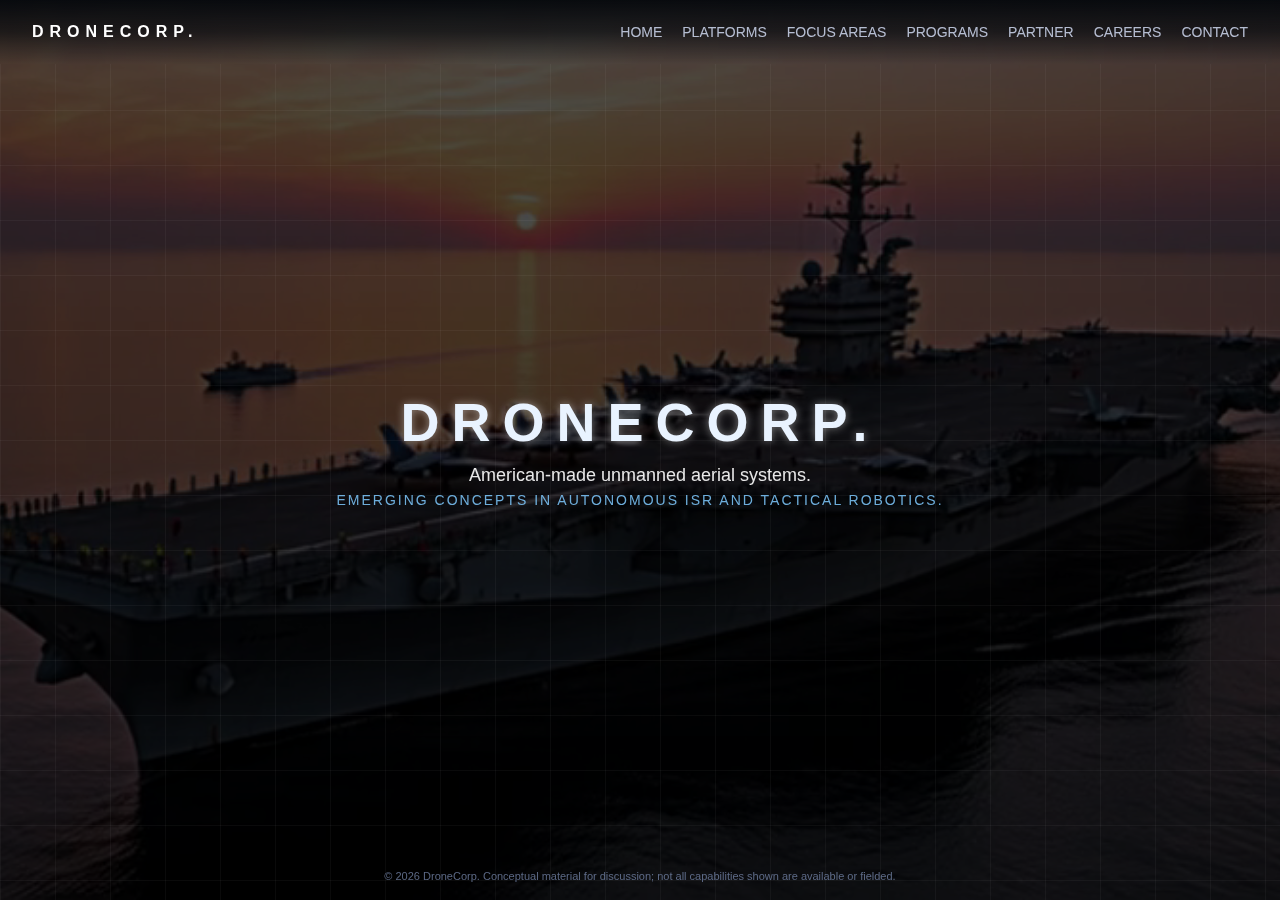
<file: index.html>
<!DOCTYPE html>
<html lang="en">
<head>
  <meta charset="UTF-8" />
  <meta name="viewport" content="width=device-width, initial-scale=1.0" />
  <title>DroneCorp.</title>

  <style>
    /* GLOBAL RESET */
    html, body {
      margin: 0;
      padding: 0;
      height: 100%;
      width: 100%;
      overflow-x: hidden;
      background: #05080c;
      font-family: Arial, sans-serif;
      color: white;
    }

    a {
      color: #7fcaff;
      text-decoration: none;
    }
    a:hover {
      text-decoration: underline;
    }

    /* BACKGROUND VIDEO */
    #video-bg {
      position: fixed;
      top: 0;
      left: 0;
      width: 100%;
      height: 100%;
      object-fit: cover;
      z-index: 0;
      filter: brightness(45%);
      background: black;
    }

    /* OVERLAYS */
    .darkener {
      position: fixed;
      top: 0;
      left: 0;
      width: 100%;
      height: 100%;
      background: linear-gradient(
        rgba(0,0,0,0.30),
        rgba(0,0,0,0.55)
      );
      z-index: 1;
      pointer-events: none;
    }

    .hud-overlay {
      position: fixed;
      top: 0;
      left: 0;
      width: 100%;
      height: 100%;
      pointer-events: none;
      z-index: 1;
      background-image:
        linear-gradient(rgba(255,255,255,0.04) 1px, transparent 1px),
        linear-gradient(90deg, rgba(255,255,255,0.04) 1px, transparent 1px);
      background-size: 55px 55px;
    }

    /* TOP NAV */
    .nav {
      position: fixed;
      top: 0;
      left: 0;
      width: 100%;
      height: 64px;
      display: flex;
      align-items: center;
      justify-content: space-between;
      padding: 0 32px;
      box-sizing: border-box;
      z-index: 20;
      background: linear-gradient(to bottom,
        rgba(5,8,12,0.95),
        rgba(5,8,12,0.65),
        transparent
      );
      backdrop-filter: blur(6px);
    }

    .nav-left {
      font-weight: bold;
      letter-spacing: 6px;
      font-size: 16px;
    }

    .nav-right {
      display: flex;
      gap: 20px;
      font-size: 14px;
      text-transform: uppercase;
    }

    .nav-right a {
      color: #dce6ff;
      opacity: 0.8;
    }
    .nav-right a:hover {
      opacity: 1;
    }

    /* Mobile nav toggle */
    .menu-toggle {
      display: none;
      cursor: pointer;
      font-size: 22px;
      user-select: none;
    }

    /* HERO */
    .hero-wrapper {
      position: relative;
      height: 100vh;
      min-height: 480px;
      display: flex;
      align-items: center;
      justify-content: center;
    }

    .center-box {
      position: relative;
      text-align: center;
      z-index: 10;
      max-width: 720px;
      padding: 0 16px;
    }

    .center-box h1 {
      font-size: 54px;
      font-weight: bold;
      letter-spacing: 12px;
      margin: 0 0 12px 0;
      text-shadow: 0 0 8px rgba(255,255,255,0.45);
    }

    .glow-blue {
      color: #e9f3ff;
      text-shadow:
        0 0 6px rgba(127,202,255,0.8),
        0 0 14px rgba(127,202,255,0.5);
    }

    .subtitle {
      font-size: 18px;
      opacity: 0.9;
      margin: 4px 0;
    }

    .tagline {
      font-size: 14px;
      text-transform: uppercase;
      letter-spacing: 2px;
      opacity: 0.85;
      color: #7fcaff;
      margin: 6px 0 0 0;
      min-height: 1.2em; /* keeps layout stable while typing */
    }

    .footer {
      position: absolute;
      bottom: 18px;
      left: 0;
      width: 100%;
      text-align: center;
      font-size: 11px;
      color: #7282a5;
      opacity: 0.8;
      z-index: 5;
      pointer-events: none;
    }

    /* RESPONSIVE */
    @media (max-width: 900px) {
      .nav {
        padding: 0 18px;
      }
      .nav-right {
        gap: 12px;
        font-size: 12px;
      }
    }

    @media (max-width: 700px) {
      .hero-wrapper {
        height: 90vh;
        min-height: 380px;
      }

      .center-box h1 {
        font-size: 32px;
        letter-spacing: 6px;
      }

      .subtitle {
        font-size: 15px;
      }

      .tagline {
        font-size: 12px;
      }

      .nav {
        height: 56px;
        padding: 0 14px;
      }

      .nav-left {
        font-size: 14px;
        letter-spacing: 4px;
      }

      /* turn on burger menu */
      .menu-toggle {
        display: block;
      }

      .nav-right {
        position: absolute;
        top: 56px;
        right: 0;
        background: rgba(5,10,18,0.97);
        flex-direction: column;
        align-items: flex-start;
        padding: 10px 18px 12px;
        border-bottom-left-radius: 12px;
        border-left: 1px solid rgba(123,189,255,0.25);
        border-bottom: 1px solid rgba(123,189,255,0.25);
        display: none; /* hidden until toggled */
      }

      .nav-right.show {
        display: flex;
      }
    }
  </style>
</head>

<body>
  <!-- BACKGROUND VIDEO -->
  <video id="video-bg" autoplay muted playsinline></video>

  <!-- OVERLAYS -->
  <div class="darkener"></div>
  <div class="hud-overlay"></div>

  <!-- NAV -->
  <header class="nav">
    <div class="nav-left">DRONECORP.</div>
    <div class="menu-toggle" id="menuToggle">☰</div>
    <nav class="nav-right" id="navLinks">
      <a href="index.html">Home</a>
      <a href="platforms.html">Platforms</a>
      <a href="focus.html">Focus Areas</a>
      <a href="focus.html#programs">Programs</a>
      <a href="careers.html#partner">Partner</a>
      <a href="careers.html">Careers</a>
      <a href="contact.html">Contact</a>
    </nav>
  </header>

  <!-- HERO -->
  <div class="hero-wrapper">
    <div class="center-box">
      <h1 class="glow-blue">DRONECORP.</h1>
      <p class="subtitle">American-made unmanned aerial systems.</p>
      <p id="tagline" class="tagline"></p>
    </div>

    <div class="footer">
      © <span id="year"></span> DroneCorp. Conceptual material for discussion; not all
      capabilities shown are available or fielded.
    </div>
  </div>

  <script>
    /* VIDEO ROTATION */
    const video = document.getElementById("video-bg");
    const sequences = [
      "assets/drone_desert.mp4",
      "assets/naval_carrier.mp4",
      "assets/satellite_orbit.mp4",
      "assets/drone_indoor.mp4"
    ];
    let current = 0;

    function playVideo(index) {
      video.src = sequences[index];
      video.load();
      video.play().catch(() => {
        setTimeout(() => video.play().catch(() => {}), 200);
      });
    }

    video.addEventListener("ended", () => {
      current = (current + 1) % sequences.length;
      playVideo(current);
    });

    playVideo(0);

    /* YEAR IN FOOTER */
    document.getElementById("year").textContent = new Date().getFullYear();

    /* FAST TYPE-OUT TAGLINE */
    const taglineEl = document.getElementById("tagline");
    const taglineText = "EMERGING CONCEPTS IN AUTONOMOUS ISR AND TACTICAL ROBOTICS.";

    function typeTextFast(el, text, speed) {
      el.textContent = "";
      let i = 0;
      const interval = setInterval(() => {
        el.textContent += text.charAt(i);
        i++;
        if (i >= text.length) {
          clearInterval(interval);
        }
      }, speed);
    }

    // quick, almost-instant terminal feel
    typeTextFast(taglineEl, taglineText, 10);

    /* MOBILE NAV TOGGLE */
    const menuToggle = document.getElementById("menuToggle");
    const navLinks = document.getElementById("navLinks");

    if (menuToggle && navLinks) {
      menuToggle.addEventListener("click", () => {
        navLinks.classList.toggle("show");
      });

      // close menu when a link is tapped on mobile
      navLinks.querySelectorAll("a").forEach(a => {
        a.addEventListener("click", () => {
          navLinks.classList.remove("show");
        });
      });
    }
  </script>
</body>
</html>
</file>
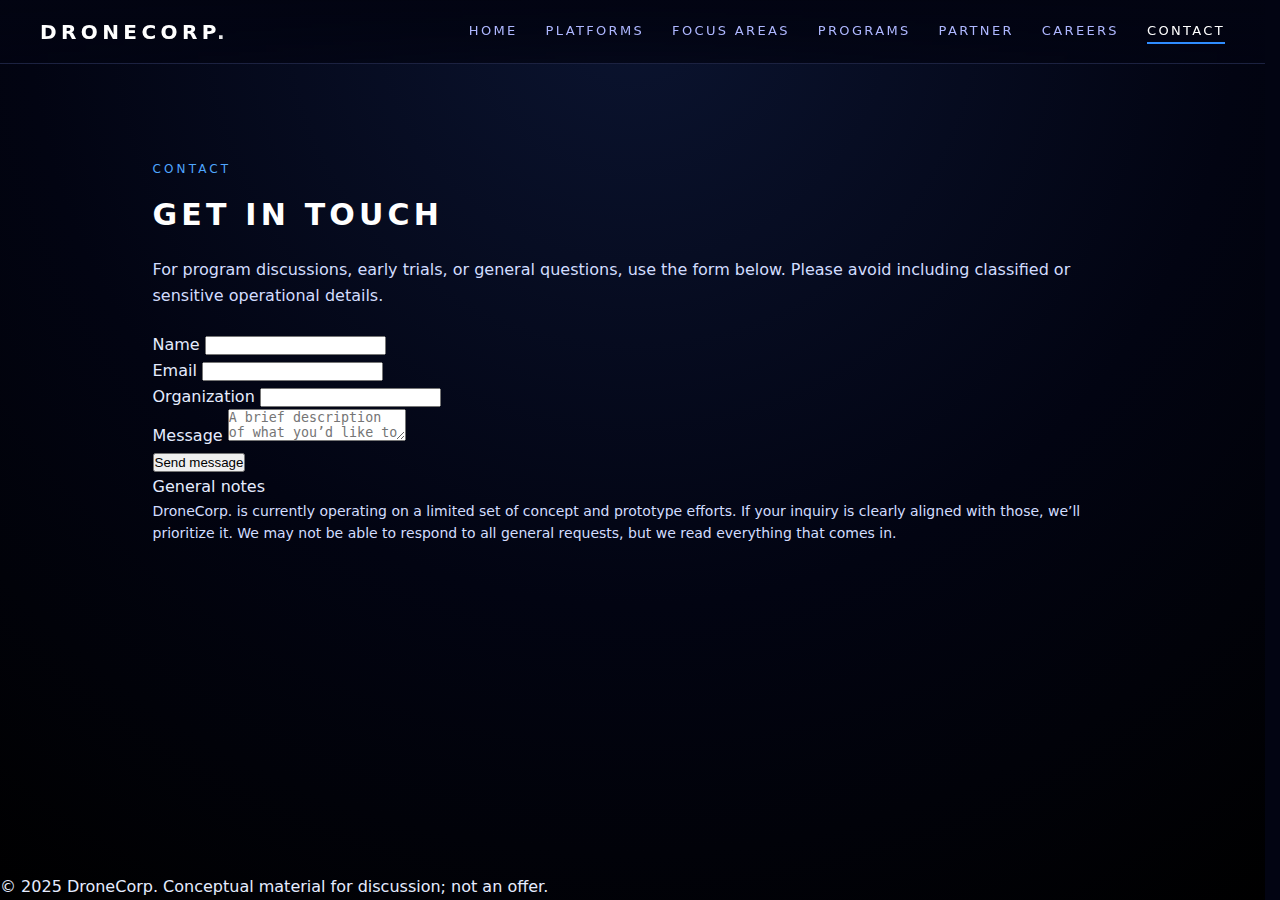
<file: contact.html>
<!DOCTYPE html>
<html lang="en">
<head>
    <meta charset="UTF-8">
    <meta name="viewport" content="width=device-width, initial-scale=1.0">
    <title>DroneCorp – Contact</title>
    <link rel="stylesheet" href="assets/style.css">
</head>
<body>
<div class="page">
    <header class="navbar">
        <div class="navbar-brand">DRONECORP<span class="navbar-dot">.</span></div>
        <nav>
            <ul class="nav-links">
                <li><a href="index.html">Home</a></li>
                <li><a href="platforms.html">Platforms</a></li>
                <li><a href="focus-areas.html">Focus Areas</a></li>
                <li><a href="programs.html">Programs</a></li>
                <li><a href="partner.html">Partner</a></li>
                <li><a href="careers.html">Careers</a></li>
                <li><a href="contact.html" class="active">Contact</a></li>
            </ul>
        </nav>
    </header>

    <main class="main">
        <section class="section">
            <div class="section-narrow">
                <div class="section-title-kicker">Contact</div>
                <h1 class="section-title">Get in touch</h1>
                <p class="section-body">
                    For program discussions, early trials, or general questions, use the form below. Please avoid
                    including classified or sensitive operational details.
                </p>

                <div class="careers-layout" style="margin-top:24px;">
                    <div>
                        <form action="thanks.html" method="get">
                            <div class="apply-field">
                                <label class="apply-label" for="cname">Name</label>
                                <input class="apply-input" id="cname" name="cname" required>
                            </div>
                            <div class="apply-field">
                                <label class="apply-label" for="cemail">Email</label>
                                <input type="email" class="apply-input" id="cemail" name="cemail" required>
                            </div>
                            <div class="apply-field">
                                <label class="apply-label" for="corg">Organization</label>
                                <input class="apply-input" id="corg" name="corg">
                            </div>
                            <div class="apply-field">
                                <label class="apply-label" for="cmsg">Message</label>
                                <textarea class="apply-textarea" id="cmsg" name="cmsg"
                                          placeholder="A brief description of what you’d like to discuss."></textarea>
                            </div>
                            <button type="submit" class="btn-primary">Send message</button>
                        </form>
                    </div>

                    <aside class="apply-panel">
                        <div class="apply-title">General notes</div>
                        <p class="section-body" style="font-size:14px;">
                            DroneCorp. is currently operating on a limited set of concept and prototype efforts. If your
                            inquiry is clearly aligned with those, we’ll prioritize it. We may not be able to respond to
                            all general requests, but we read everything that comes in.
                        </p>
                    </aside>
                </div>
            </div>
        </section>
    </main>

    <footer class="footer">
        © 2025 DroneCorp. Conceptual material for discussion; not an offer.
    </footer>
</div>
</body>
</html>
</file>
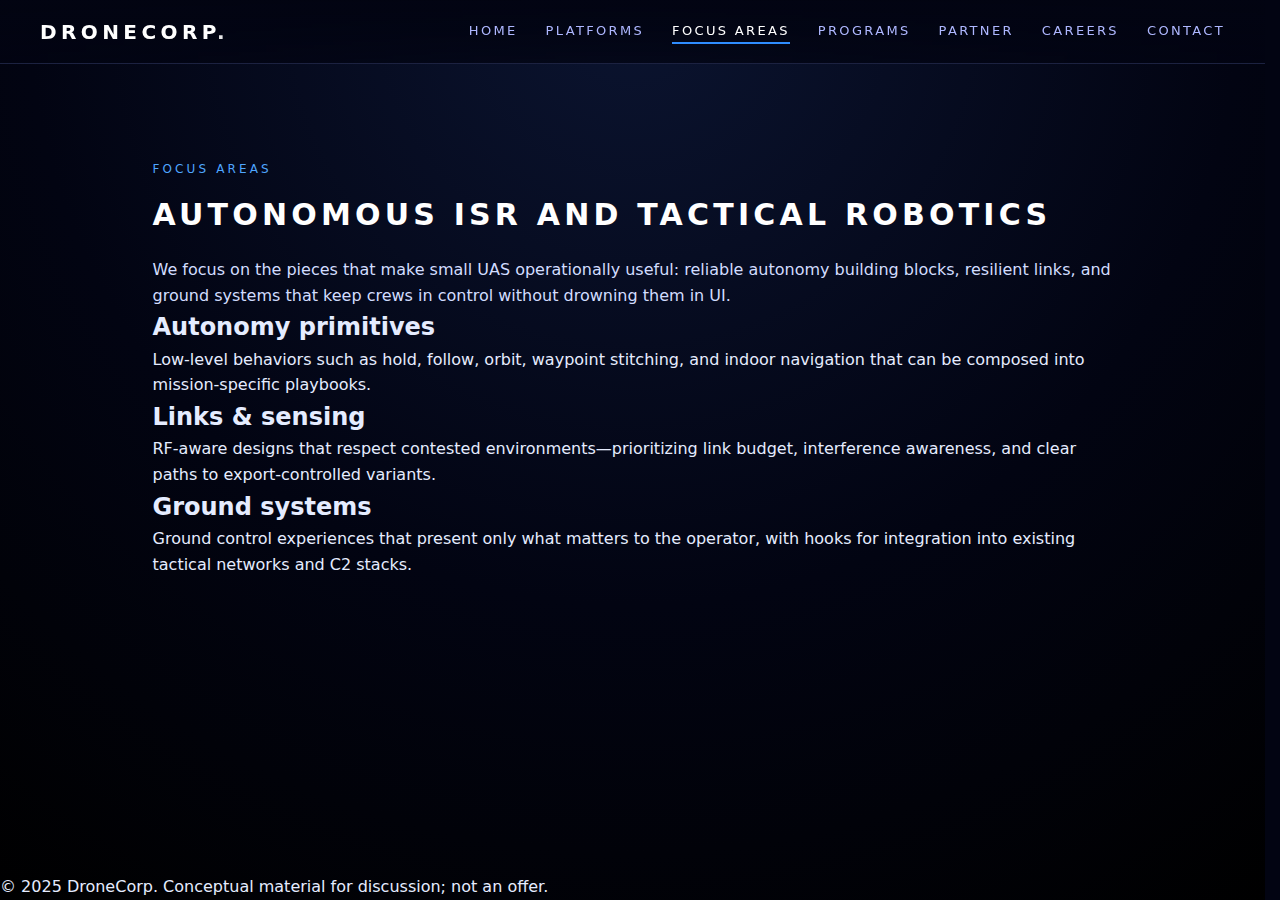
<file: focus-areas.html>
<!DOCTYPE html>
<html lang="en">
<head>
    <meta charset="UTF-8">
    <meta name="viewport" content="width=device-width, initial-scale=1.0">
    <title>DroneCorp – Focus Areas</title>
    <link rel="stylesheet" href="assets/style.css">
</head>
<body>
<div class="page">
    <header class="navbar">
        <div class="navbar-brand">DRONECORP<span class="navbar-dot">.</span></div>
        <nav>
            <ul class="nav-links">
                <li><a href="index.html">Home</a></li>
                <li><a href="platforms.html">Platforms</a></li>
                <li><a href="focus-areas.html" class="active">Focus Areas</a></li>
                <li><a href="programs.html">Programs</a></li>
                <li><a href="partner.html">Partner</a></li>
                <li><a href="careers.html">Careers</a></li>
                <li><a href="contact.html">Contact</a></li>
            </ul>
        </nav>
    </header>

    <main class="main">
        <section class="section">
            <div class="section-narrow">
                <div class="section-title-kicker">Focus Areas</div>
                <h1 class="section-title">Autonomous ISR and tactical robotics</h1>
                <p class="section-body">
                    We focus on the pieces that make small UAS operationally useful: reliable autonomy building blocks,
                    resilient links, and ground systems that keep crews in control without drowning them in UI.
                </p>

                <div class="card-grid">
                    <article class="card">
                        <h2 class="card-title">Autonomy primitives</h2>
                        <p class="card-body">
                            Low-level behaviors such as hold, follow, orbit, waypoint stitching, and indoor navigation
                            that can be composed into mission-specific playbooks.
                        </p>
                    </article>
                    <article class="card">
                        <h2 class="card-title">Links &amp; sensing</h2>
                        <p class="card-body">
                            RF-aware designs that respect contested environments—prioritizing link budget, interference
                            awareness, and clear paths to export-controlled variants.
                        </p>
                    </article>
                    <article class="card">
                        <h2 class="card-title">Ground systems</h2>
                        <p class="card-body">
                            Ground control experiences that present only what matters to the operator, with hooks for
                            integration into existing tactical networks and C2 stacks.
                        </p>
                    </article>
                </div>
            </div>
        </section>
    </main>

    <footer class="footer">
        © 2025 DroneCorp. Conceptual material for discussion; not an offer.
    </footer>
</div>
</body>
</html>
</file>
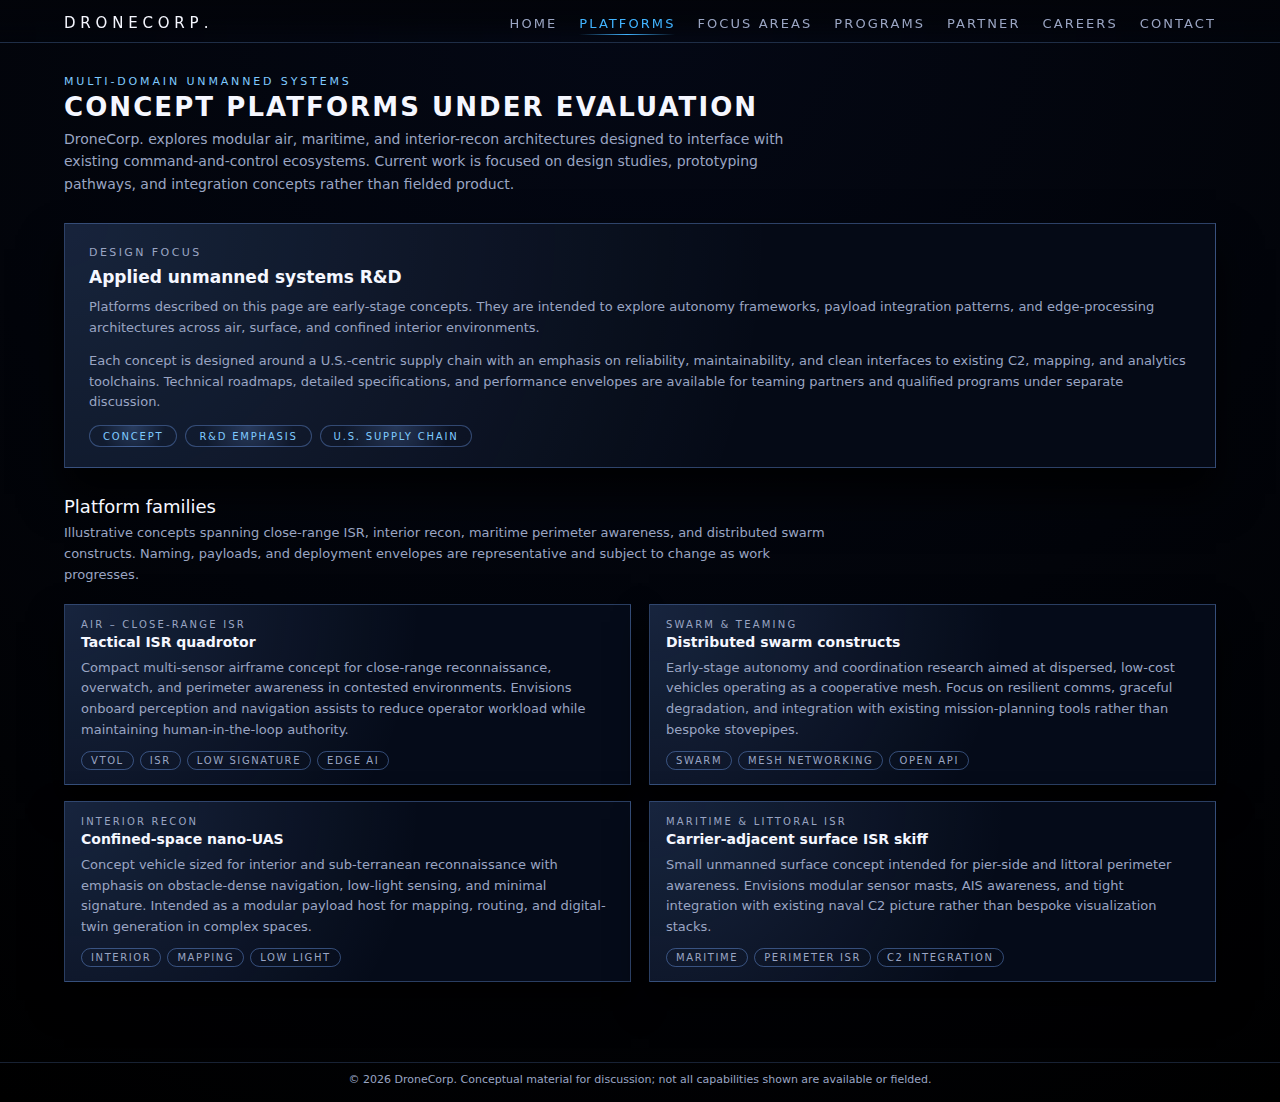
<file: platforms.html>
<!DOCTYPE html>
<html lang="en">
<head>
  <meta charset="UTF-8" />
  <meta name="viewport" content="width=device-width, initial-scale=1.0" />
  <title>DroneCorp. – Platforms</title>

  <style>
    :root {
      --bg-main: #02040a;
      --panel: #050a16;
      --panel-soft: #050b19;
      --border-soft: rgba(120,170,255,0.35);
      --text-main: #f5f7ff;
      --text-muted: #9aa5c3;
      --accent: #7fcaff;
      --accent-strong: #41b3ff;
    }
    * { box-sizing:border-box; }

    html, body {
      margin:0; padding:0;
      min-height:100%;
      font-family: system-ui, -apple-system, BlinkMacSystemFont,"Segoe UI",sans-serif;
      background: radial-gradient(circle at top, #040815 0%, #02040a 55%, #000 100%);
      color: var(--text-main);
    }

    a { color: inherit; text-decoration:none; }

    /* NAV – same as index */
    .nav-shell {
      position: sticky;
      top:0;
      z-index:30;
      backdrop-filter: blur(18px);
      background: linear-gradient(to bottom, rgba(2,4,10,0.96), rgba(2,4,10,0.85), transparent);
      border-bottom:1px solid rgba(120,170,255,0.25);
    }
    .nav-inner {
      max-width:1200px;
      margin:0 auto;
      padding:14px 24px 10px;
      display:flex;
      align-items:center;
      justify-content:space-between;
    }
    .brand {
      display:inline-flex;
      align-items:baseline;
      gap:2px;
      font-size:15px;
      letter-spacing:0.32em;
      text-transform:uppercase;
      font-weight:520;
      color:var(--text-main);
      white-space:nowrap;
    }
    .brand .dot { letter-spacing:0; transform:translateX(-0.12em); }

    nav ul {
      list-style:none;
      display:flex;
      gap:22px;
      margin:0;
      padding:0;
      font-size:13px;
      letter-spacing:0.16em;
      text-transform:uppercase;
    }
    nav a {
      color:#9aa5c3;
      position:relative;
      padding-bottom:4px;
      transition:color .18s ease;
    }
    nav a::after{
      content:"";
      position:absolute;
      left:0; right:0; bottom:0;
      height:1px;
      transform:scaleX(0);
      transform-origin:center;
      background:linear-gradient(90deg,transparent,var(--accent-strong),transparent);
      transition:transform .18s ease;
    }
    nav a:hover{ color:var(--accent); }
    nav a:hover::after,
    nav a.active::after{ transform:scaleX(1); }
    nav a.active{ color:var(--accent-strong); }

    .page-shell{
      max-width:1200px;
      margin:32px auto 40px;
      padding:0 24px 40px;
    }

    .page-kicker{
      font-size:11px;
      letter-spacing:0.26em;
      text-transform:uppercase;
      color:var(--accent);
      margin-bottom:4px;
    }
    h1.page-title{
      margin:0 0 6px;
      font-size:26px;
      font-weight:560;
      letter-spacing:0.08em;
      text-transform:uppercase;
    }
    .page-subtitle{
      margin:0 0 28px;
      font-size:14px;
      color:var(--text-muted);
      max-width:760px;
      line-height:1.6;
    }

    .design-panel{
      border:1px solid var(--border-soft);
      background: radial-gradient(circle at top left, rgba(120,170,255,0.16), transparent 60%), var(--panel);
      padding:22px 24px 20px;
      box-shadow:0 26px 40px rgba(0,0,0,0.85);
      margin-bottom:28px;
    }
    .panel-label{
      font-size:11px;
      letter-spacing:0.22em;
      text-transform:uppercase;
      color:var(--text-muted);
      margin-bottom:8px;
    }
    .design-panel h2{
      margin:0 0 10px;
      font-size:17px;
    }
    .design-panel p{
      margin:0 0 12px;
      font-size:13px;
      line-height:1.6;
      color:var(--text-muted);
    }

    .chip-row{
      display:flex;
      flex-wrap:wrap;
      gap:8px;
      margin-top:10px;
    }
    .chip{
      border:1px solid var(--border-soft);
      border-radius:40px;
      padding:5px 13px 4px;
      font-size:10px;
      letter-spacing:0.18em;
      text-transform:uppercase;
      color:var(--accent);
      background: radial-gradient(circle at top, rgba(120,170,255,0.23), transparent 70%);
    }

    .section-title{
      margin:0 0 6px;
      font-size:18px;
      font-weight:540;
    }
    .section-sub{
      margin:0 0 18px;
      font-size:13px;
      color:var(--text-muted);
      max-width:780px;
      line-height:1.6;
    }

    .platform-grid{
      display:grid;
      grid-template-columns:repeat(2, minmax(0,1fr));
      gap:16px 18px;
    }
    .platform-card{
      border:1px solid rgba(120,170,255,0.32);
      background: radial-gradient(circle at top left, rgba(120,170,255,0.16), transparent 60%), var(--panel-soft);
      padding:14px 16px 14px;
      box-shadow:0 18px 32px rgba(0,0,0,0.9);
    }
    .platform-label{
      font-size:10px;
      letter-spacing:0.22em;
      text-transform:uppercase;
      color:var(--text-muted);
      margin-bottom:4px;
    }
    .platform-card h3{
      margin:0 0 8px;
      font-size:14px;
    }
    .platform-card p{
      margin:0 0 10px;
      font-size:13px;
      color:var(--text-muted);
      line-height:1.6;
    }
    .tag-row{
      display:flex;
      flex-wrap:wrap;
      gap:6px;
    }
    .tag{
      border-radius:999px;
      border:1px solid rgba(120,170,255,0.4);
      font-size:10px;
      letter-spacing:0.16em;
      text-transform:uppercase;
      padding:3px 9px 3px;
      color:var(--text-muted);
    }

    footer{
      border-top:1px solid rgba(120,170,255,0.2);
      font-size:11px;
      color:var(--text-muted);
      text-align:center;
      padding:10px 24px 16px;
      margin-top:30px;
    }

    @media(max-width:900px){
      .page-shell{padding-inline:16px;}
      .platform-grid{grid-template-columns:1fr;}
      .design-panel{padding-inline:18px;}
    }
  </style>
</head>
<body>
<header class="nav-shell">
  <div class="nav-inner">
    <a href="index.html" class="brand">
      <span>DRONECORP</span><span class="dot">.</span>
    </a>
    <nav>
      <ul>
        <li><a href="index.html">Home</a></li>
        <li><a href="platforms.html" class="active">Platforms</a></li>
        <li><a href="focus-areas.html">Focus Areas</a></li>
        <li><a href="programs.html">Programs</a></li>
        <li><a href="partner.html">Partner</a></li>
        <li><a href="careers.html">Careers</a></li>
        <li><a href="contact.html">Contact</a></li>
      </ul>
    </nav>
  </div>
</header>

<main class="page-shell">
  <div class="page-kicker">Multi-domain unmanned systems</div>
  <h1 class="page-title">Concept platforms under evaluation</h1>
  <p class="page-subtitle">
    DroneCorp. explores modular air, maritime, and interior-recon architectures designed to interface with
    existing command-and-control ecosystems. Current work is focused on design studies, prototyping pathways,
    and integration concepts rather than fielded product.
  </p>

  <section class="design-panel">
    <div class="panel-label">Design focus</div>
    <h2>Applied unmanned systems R&amp;D</h2>
    <p>
      Platforms described on this page are early-stage concepts. They are intended to explore autonomy frameworks,
      payload integration patterns, and edge-processing architectures across air, surface, and confined interior
      environments.
    </p>
    <p>
      Each concept is designed around a U.S.-centric supply chain with an emphasis on reliability, maintainability,
      and clean interfaces to existing C2, mapping, and analytics toolchains. Technical roadmaps, detailed
      specifications, and performance envelopes are available for teaming partners and qualified programs under
      separate discussion.
    </p>

    <div class="chip-row">
      <div class="chip">Concept</div>
      <div class="chip">R&amp;D emphasis</div>
      <div class="chip">U.S. supply chain</div>
    </div>
  </section>

  <section>
    <h2 class="section-title">Platform families</h2>
    <p class="section-sub">
      Illustrative concepts spanning close-range ISR, interior recon, maritime perimeter awareness, and distributed
      swarm constructs. Naming, payloads, and deployment envelopes are representative and subject to change as work
      progresses.
    </p>

    <div class="platform-grid">
      <article class="platform-card">
        <div class="platform-label">Air – close-range ISR</div>
        <h3>Tactical ISR quadrotor</h3>
        <p>
          Compact multi-sensor airframe concept for close-range reconnaissance, overwatch, and perimeter awareness in
          contested environments. Envisions onboard perception and navigation assists to reduce operator workload while
          maintaining human-in-the-loop authority.
        </p>
        <div class="tag-row">
          <span class="tag">VTOL</span>
          <span class="tag">ISR</span>
          <span class="tag">Low signature</span>
          <span class="tag">Edge AI</span>
        </div>
      </article>

      <article class="platform-card">
        <div class="platform-label">Swarm &amp; teaming</div>
        <h3>Distributed swarm constructs</h3>
        <p>
          Early-stage autonomy and coordination research aimed at dispersed, low-cost vehicles operating as a
          cooperative mesh. Focus on resilient comms, graceful degradation, and integration with existing
          mission-planning tools rather than bespoke stovepipes.
        </p>
        <div class="tag-row">
          <span class="tag">Swarm</span>
          <span class="tag">Mesh networking</span>
          <span class="tag">Open API</span>
        </div>
      </article>

      <article class="platform-card">
        <div class="platform-label">Interior recon</div>
        <h3>Confined-space nano-UAS</h3>
        <p>
          Concept vehicle sized for interior and sub-terranean reconnaissance with emphasis on obstacle-dense
          navigation, low-light sensing, and minimal signature. Intended as a modular payload host for mapping, routing,
          and digital-twin generation in complex spaces.
        </p>
        <div class="tag-row">
          <span class="tag">Interior</span>
          <span class="tag">Mapping</span>
          <span class="tag">Low light</span>
        </div>
      </article>

      <article class="platform-card">
        <div class="platform-label">Maritime &amp; littoral ISR</div>
        <h3>Carrier-adjacent surface ISR skiff</h3>
        <p>
          Small unmanned surface concept intended for pier-side and littoral perimeter awareness. Envisions modular
          sensor masts, AIS awareness, and tight integration with existing naval C2 picture rather than bespoke
          visualization stacks.
        </p>
        <div class="tag-row">
          <span class="tag">Maritime</span>
          <span class="tag">Perimeter ISR</span>
          <span class="tag">C2 integration</span>
        </div>
      </article>
    </div>
  </section>
</main>

<footer>
  © <span id="year"></span> DroneCorp. Conceptual material for discussion; not all capabilities shown are available or fielded.
</footer>

<script>
  document.getElementById("year").textContent = new Date().getFullYear();
</script>
</body>
</html>
</file>
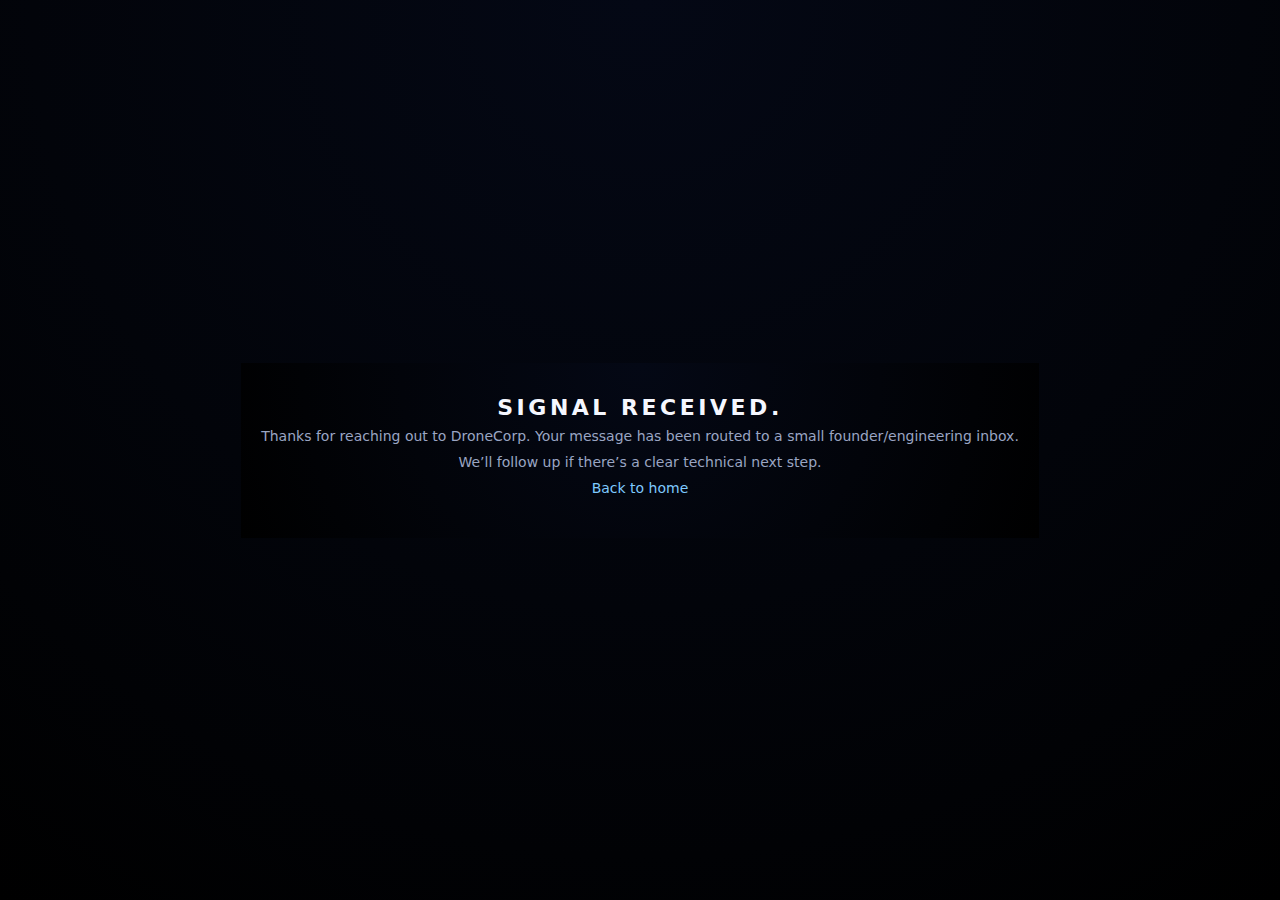
<file: thanks.html>
<!DOCTYPE html>
<html lang="en">
<head>
  <meta charset="UTF-8" />
  <meta name="viewport" content="width=device-width, initial-scale=1.0" />
  <title>DroneCorp. – Signal received</title>
  <style>
    :root{
      --text-main:#f5f7ff;
      --text-muted:#9aa5c3;
      --accent:#7fcaff;
    }
    *{box-sizing:border-box;}
    html,body{
      margin:0;padding:0;min-height:100%;
      font-family:system-ui,-apple-system,BlinkMacSystemFont,"Segoe UI",sans-serif;
      background:radial-gradient(circle at top,#040815 0%,#02040a 55%,#000 100%);
      color:var(--text-main);
      display:flex;align-items:center;justify-content:center;
    }
    .shell{text-align:center;padding:32px 20px;}
    h1{margin:0 0 8px;font-size:22px;letter-spacing:0.16em;text-transform:uppercase;}
    p{margin:0 0 10px;font-size:14px;color:var(--text-muted);}
    a{color:var(--accent);text-decoration:none;}
    a:hover{text-decoration:underline;}
  </style>
</head>
<body>
  <div class="shell">
    <h1>Signal received.</h1>
    <p>Thanks for reaching out to DroneCorp. Your message has been routed to a small founder/engineering inbox.</p>
    <p>We’ll follow up if there’s a clear technical next step.</p>
    <p><a href="index.html">Back to home</a></p>
  </div>
</body>
</html>
</file>
<file: assets/style.css>
/* =========================
   RESET & BASE
   ========================= */
*,
*::before,
*::after {
    box-sizing: border-box;
    margin: 0;
    padding: 0;
}

html, body {
    height: 100%;
}

html {
    /* keep scrollbar width stable so nav doesn't "jump" */
    scrollbar-gutter: stable;
}

body {
    font-family: system-ui, -apple-system, BlinkMacSystemFont, "SF Pro Text", sans-serif;
    background: #020412;
    color: #e5ecff;
    line-height: 1.6;
    overflow-y: scroll;
}

.page {
    min-height: 100vh;
    display: flex;
    flex-direction: column;
    background: radial-gradient(circle at top, #0b1430 0, #020412 55%, #000 100%);
}

/* =========================
   NAVBAR
   ========================= */
.navbar {
    position: fixed;
    inset: 0 0 auto 0;
    height: 64px;
    display: flex;
    align-items: center;
    justify-content: space-between;
    padding: 0 40px;
    background: linear-gradient(
        to bottom,
        rgba(2,4,18,0.98),
        rgba(2,4,18,0.9),
        rgba(2,4,18,0.75)
    );
    border-bottom: 1px solid rgba(135,155,255,0.2);
    backdrop-filter: blur(16px);
    z-index: 100;
}

.navbar-brand {
    font-size: 20px;
    letter-spacing: 0.22em; /* tightened */
    text-transform: uppercase;
    color: #ffffff;
    font-weight: 600;
    white-space: nowrap;
}

.navbar-dot {
    opacity: 0.9;
}

.nav-links {
    display: flex;
    gap: 28px;
    list-style: none;
    font-size: 13px;
    letter-spacing: 0.18em;
    text-transform: uppercase;
}

.nav-links a {
    color: #aeb7ff;
    text-decoration: none;
    padding-bottom: 4px;
    border-bottom: 2px solid transparent;
    transition: color 0.18s ease, border-color 0.18s ease;
}

.nav-links a:hover {
    color: #ffffff;
    border-color: #2f8dff;
}

.nav-links a.active {
    color: #ffffff;
    border-color: #2f8dff;
}

/* =========================
   MAIN LAYOUT
   ========================= */

.main {
    flex: 1;
    padding-top: 80px; /* nav */
}

.section {
    padding: 80px 24px;
}

.section-narrow {
    max-width: 960px;
    margin: 0 auto;
}

/* Titles / copy */
.section-title-kicker {
    font-size: 12px;
    letter-spacing: 0.26em;
    text-transform: uppercase;
    color: #4fa6ff;
    margin-bottom: 12px;
}

.section-title {
    font-size: 30px;
    letter-spacing: 0.14em;
    text-transform: uppercase;
    color: #ffffff;
    margin-bottom: 18px;
}

.section-body {
    font-size: 16px;
    color: #d2ddff;
}

/* =========================
   HERO (HOME)
   ========================= */
.hero {
    position: relative;
</file>
